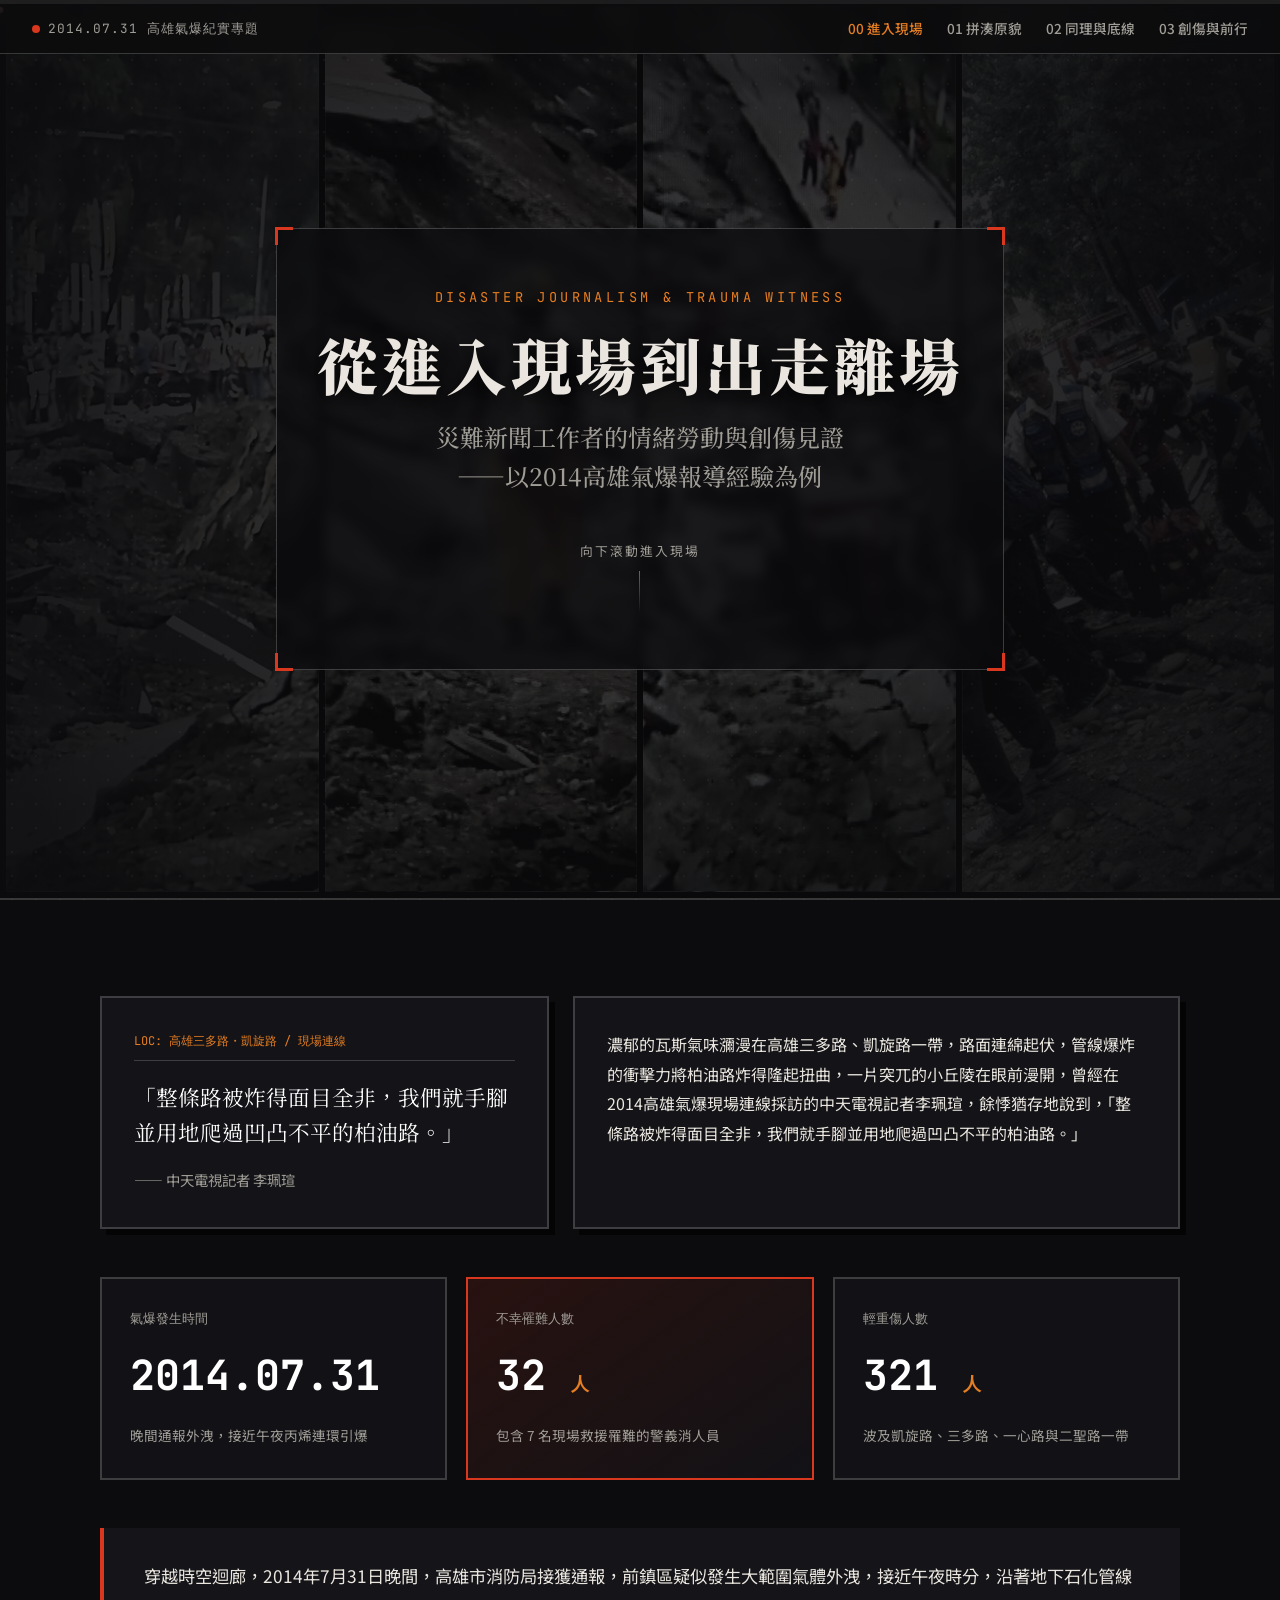
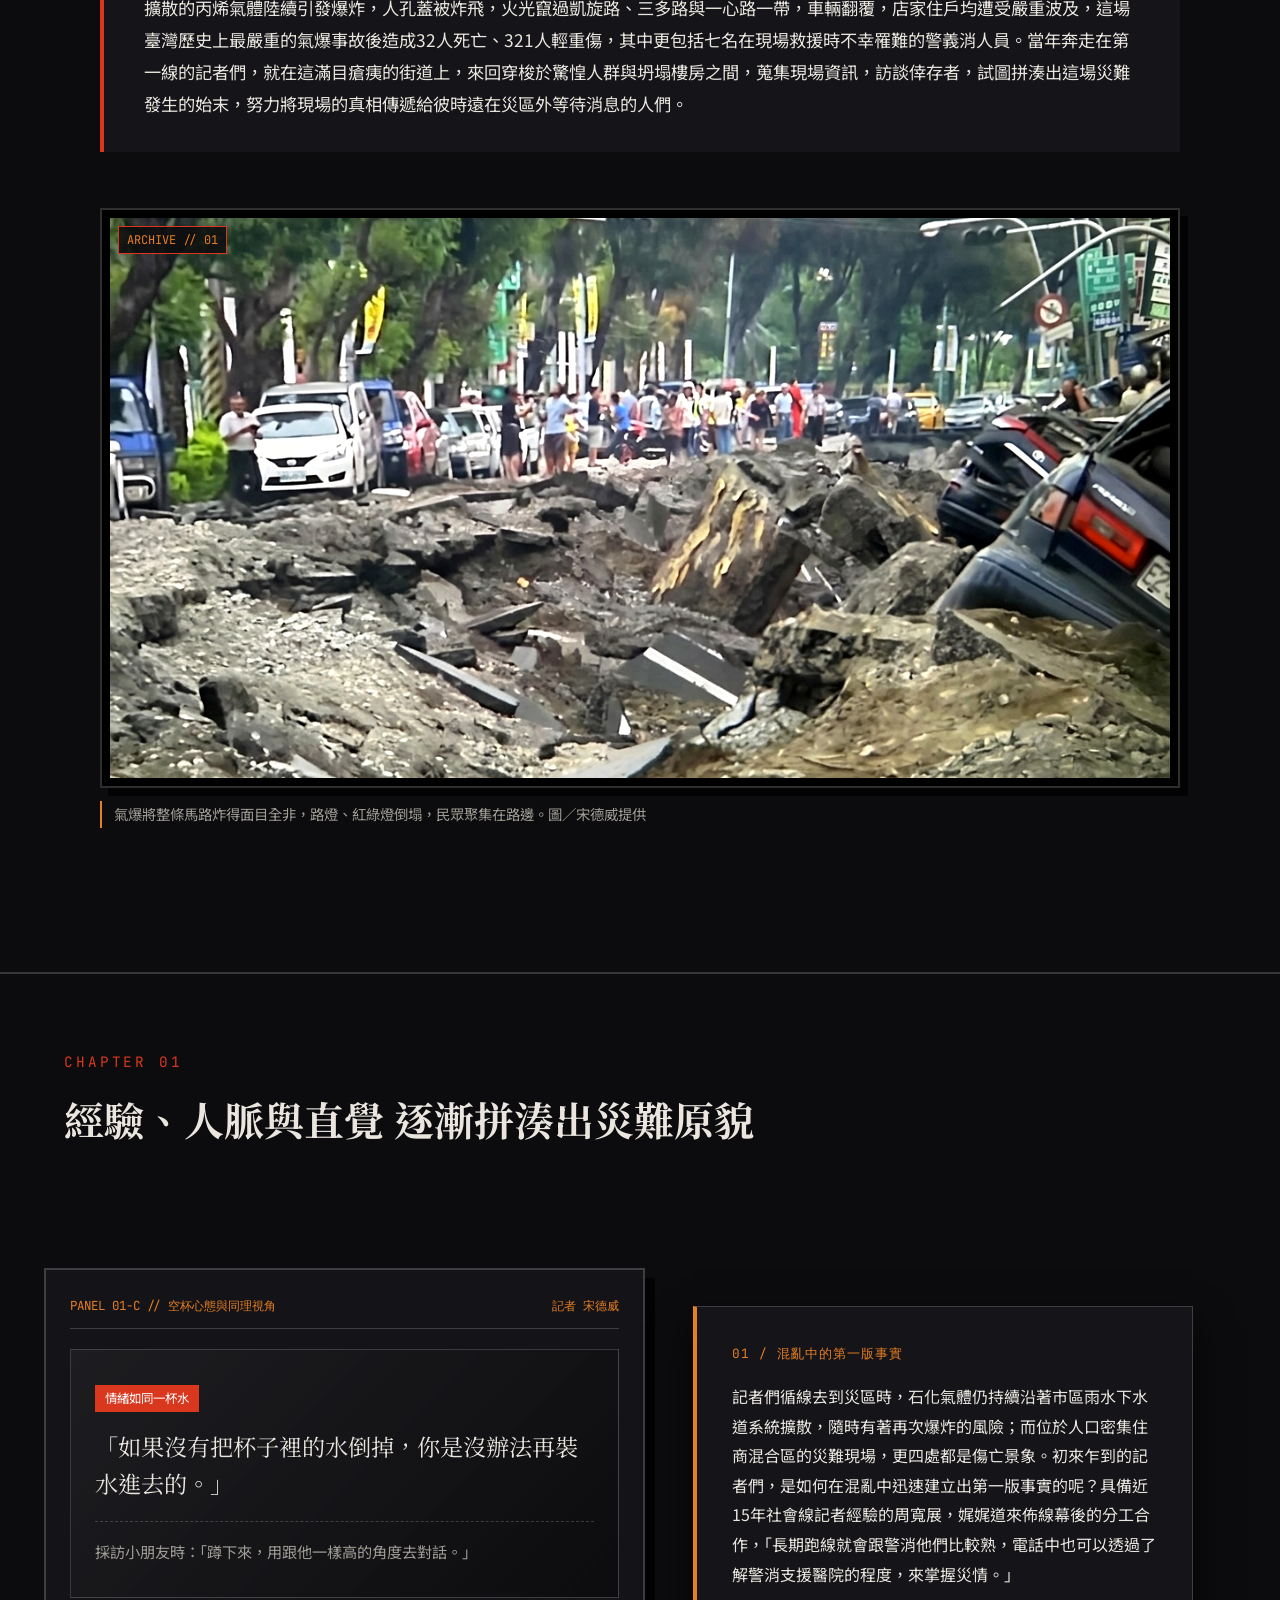
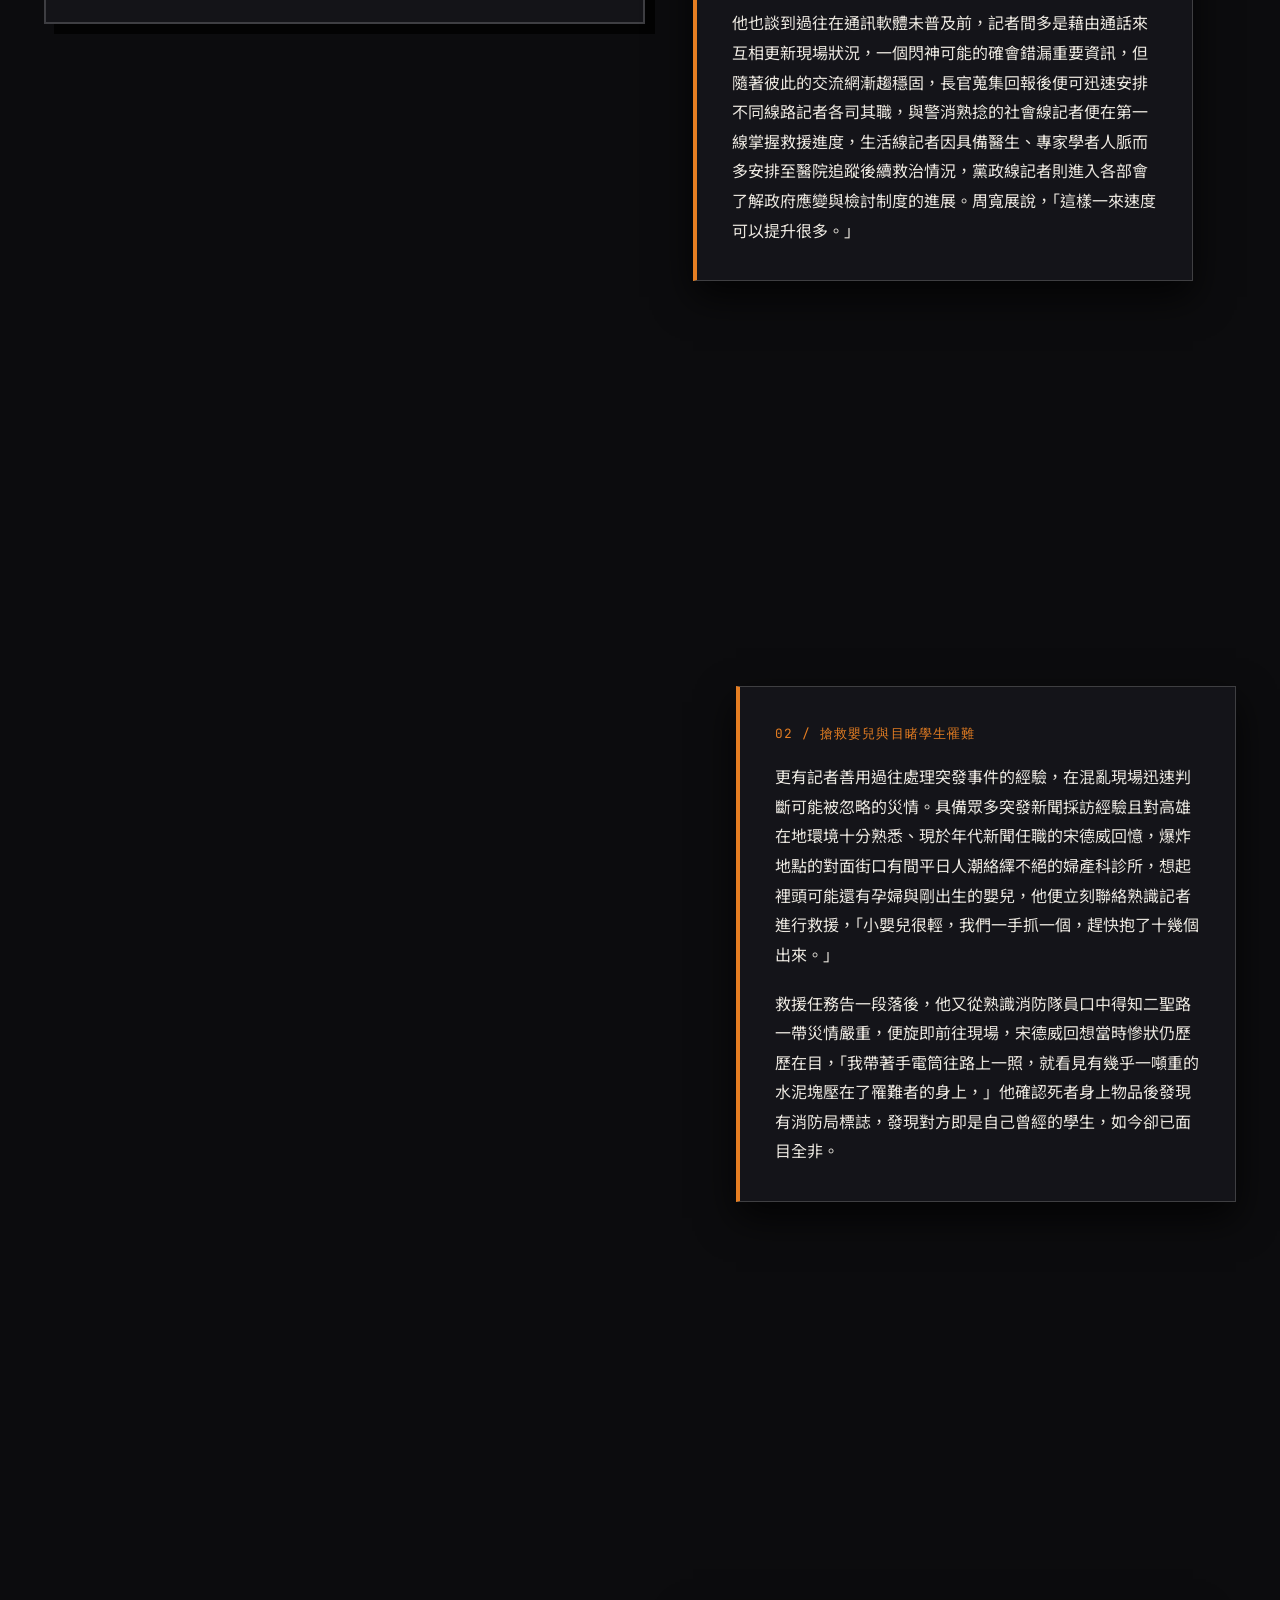
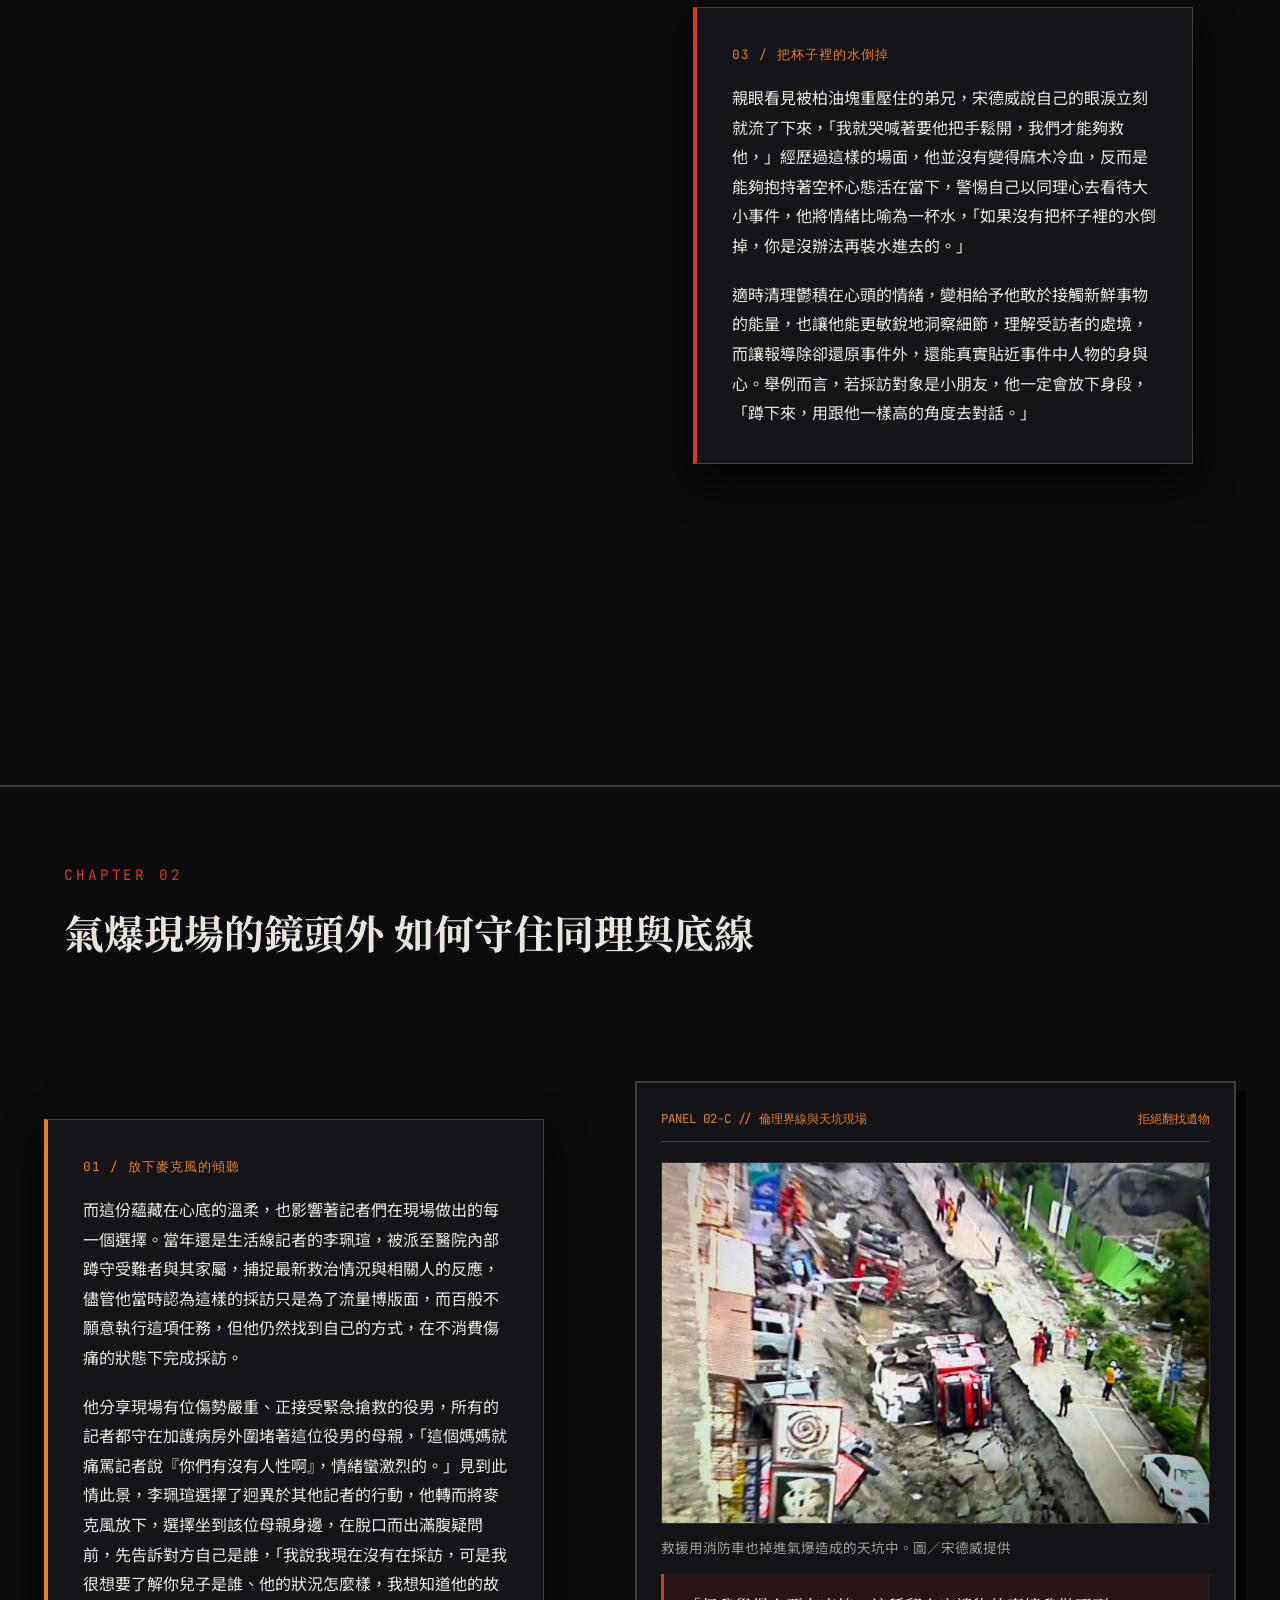
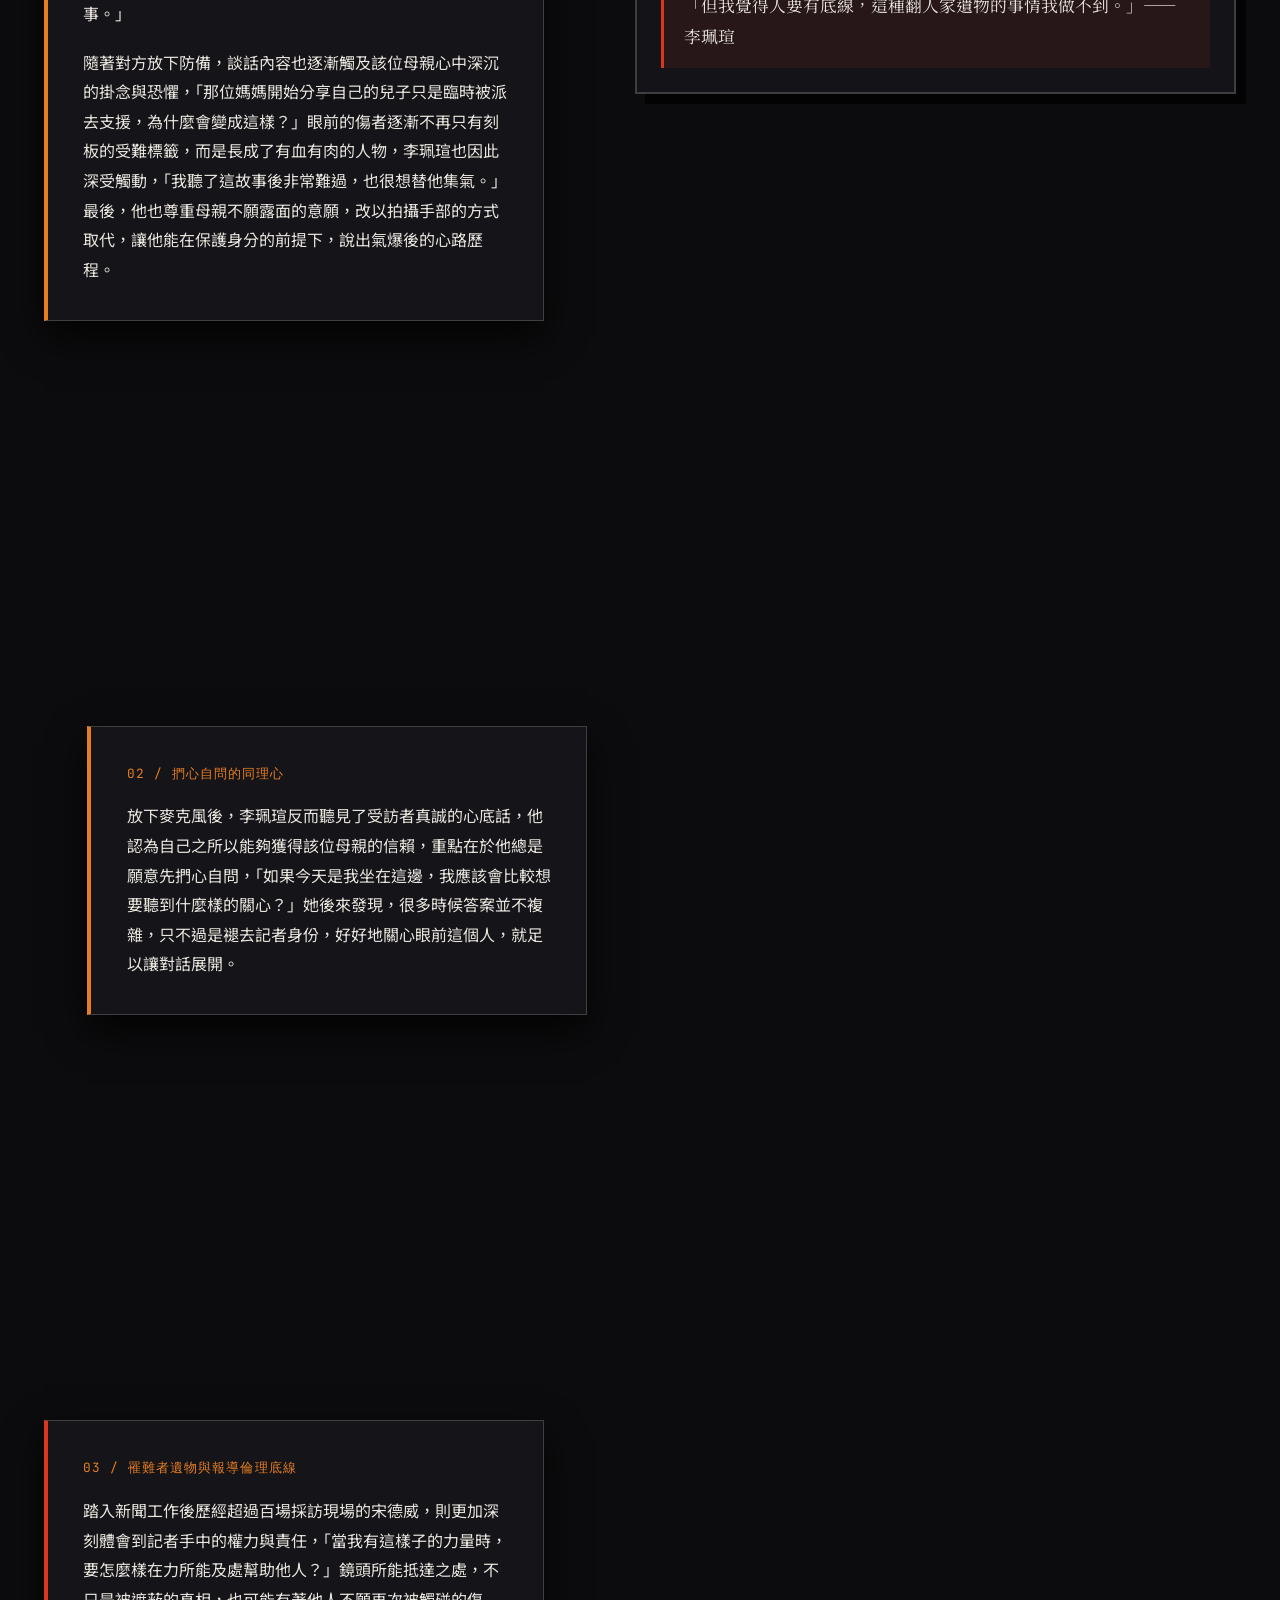
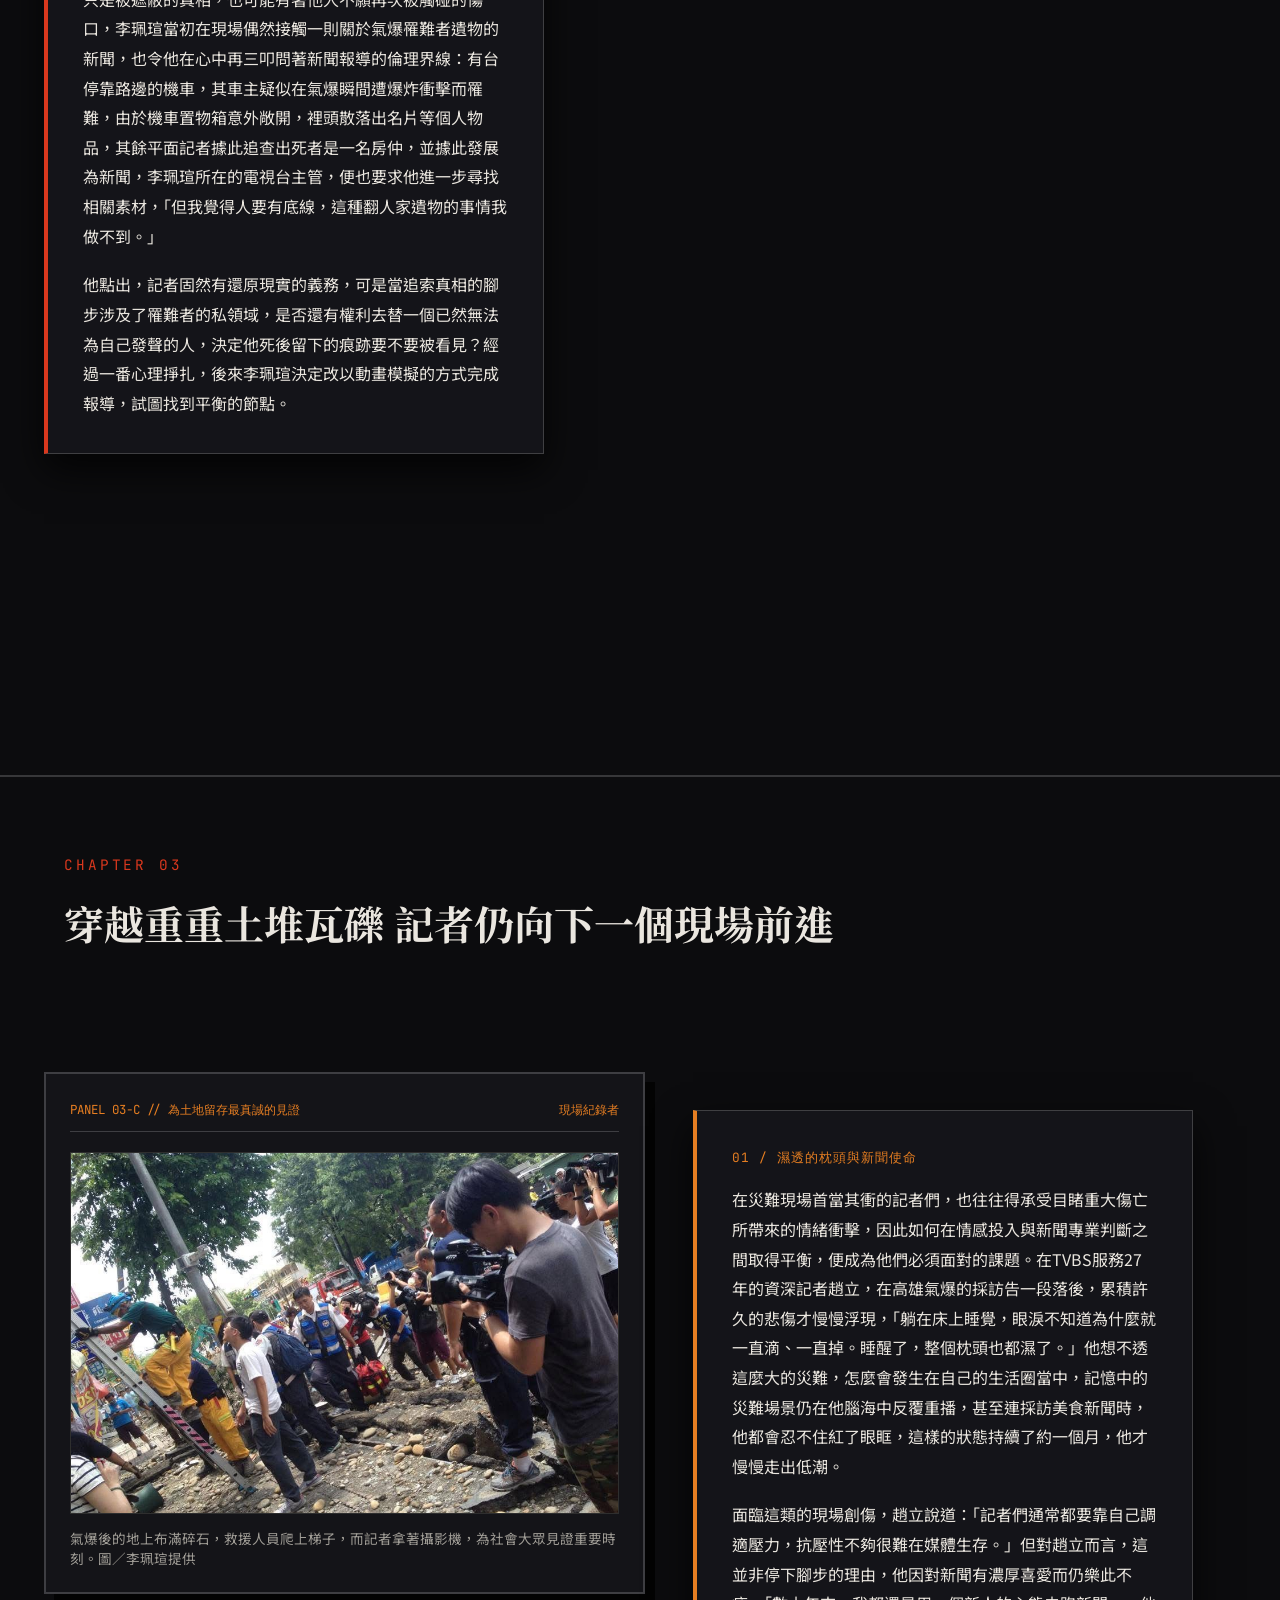
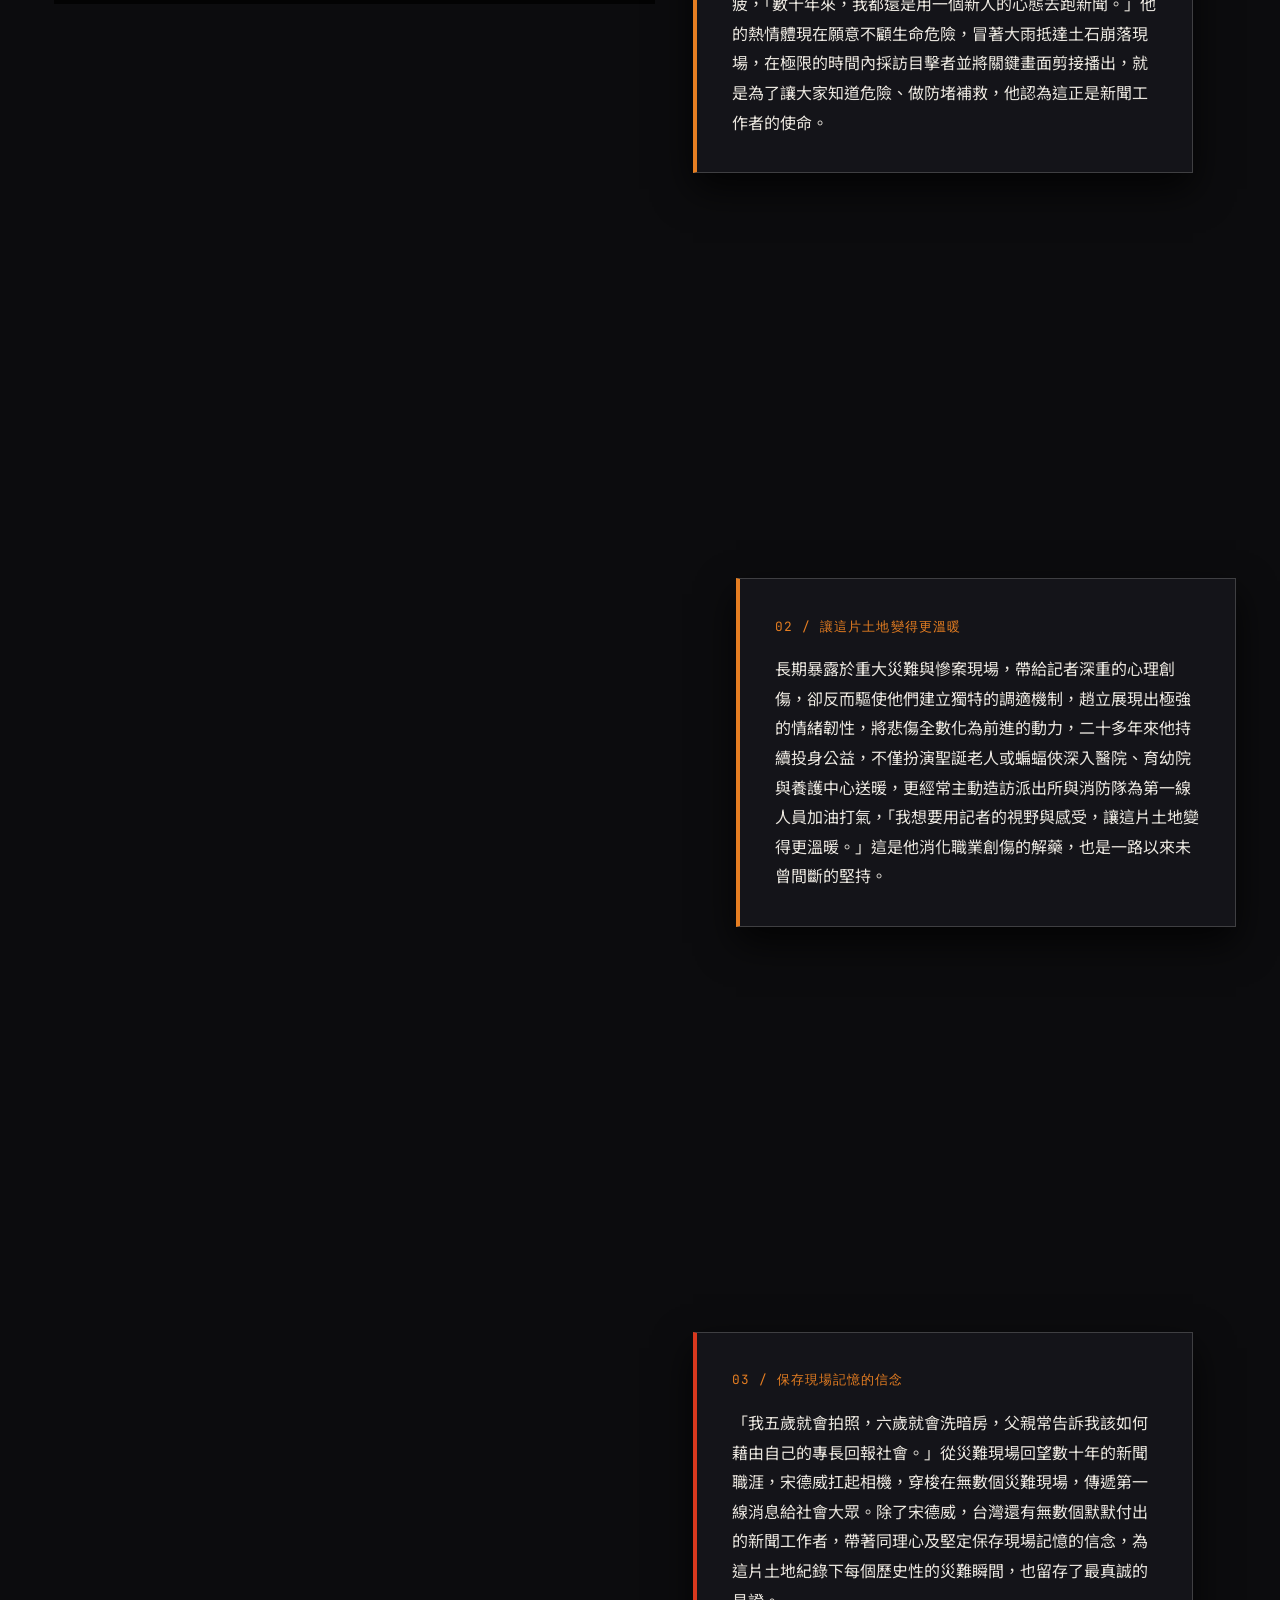
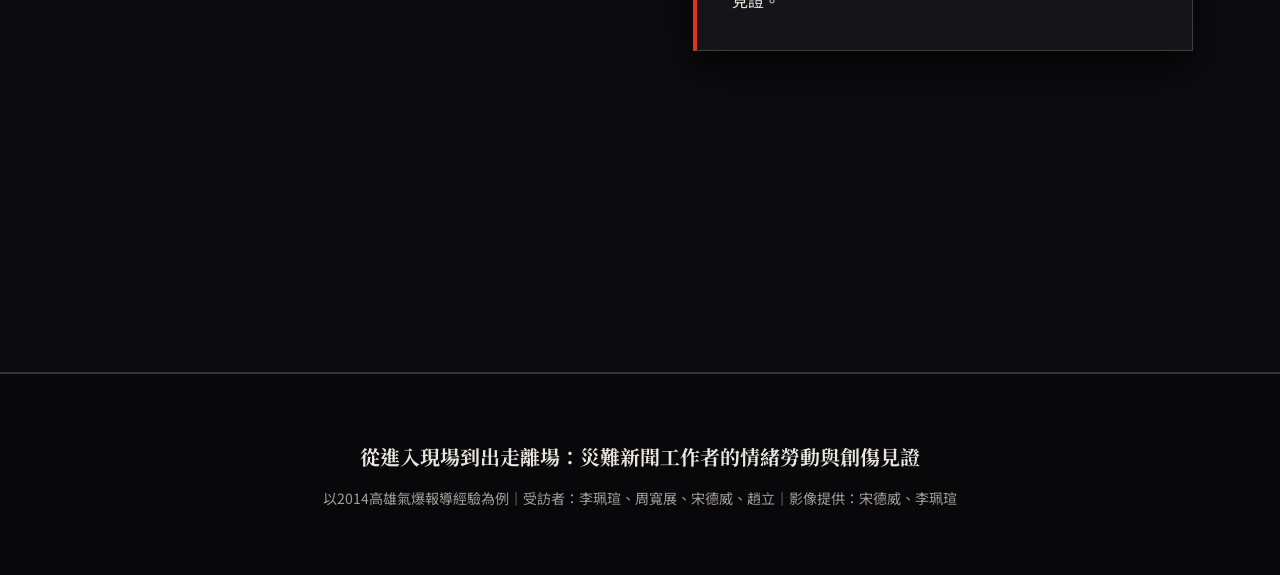
<file: index.html>
<!DOCTYPE html>
<html lang="zh-Hant">
<head>
  <meta charset="UTF-8" />
  <meta name="viewport" content="width=device-width, initial-scale=1.0" />
  <title>從進入現場到出走離場：災難新聞工作者的情緒勞動與創傷見證</title>
  <!-- 引入思源宋體與思源黑體 -->
  <link rel="preconnect" href="https://fonts.googleapis.com">
  <link rel="preconnect" href="https://fonts.gstatic.com" crossorigin>
  <link href="https://fonts.googleapis.com/css2?family=Noto+Sans+TC:wght@300;400;500;700&family=Noto+Serif+TC:wght@500;700;900&family=JetBrains+Mono:wght@400;700&display=swap" rel="stylesheet">
  <link rel="stylesheet" href="style.css" />
</head>
<body>

  <!-- 頂部閱讀進度條 -->
  <div class="progress-container">
    <div class="progress-bar" id="progressBar"></div>
  </div>

  <!-- 頂部導覽列 -->
  <header class="site-header">
    <div class="header-tag">
      <span class="rec-dot"></span> 2014.07.31 高雄氣爆紀實專題 <!-- -->
    </div>
    <nav class="chapter-nav">
      <a href="#intro" class="nav-link active">00 進入現場</a>
      <a href="#chapter1" class="nav-link">01 拼湊原貌</a>
      <a href="#chapter2" class="nav-link">02 同理與底線</a>
      <a href="#chapter3" class="nav-link">03 創傷與前行</a>
    </nav>
  </header>

  <!-- 背景動態灰燼粒子 Canvas 與寫實噪點層 -->
  <canvas id="emberCanvas"></canvas>
  <div class="noise-overlay"></div>

  <!-- 首屏英雄區：寫實分格視覺 -->
  <section class="hero-section" id="intro">
    <div class="hero-grid-panels">
      <div class="bg-panel panel-1" style="background-image: url('photo1.jpg');"></div>
      <div class="bg-panel panel-2" style="background-image: url('photo2.jpg');"></div>
      <div class="bg-panel panel-3" style="background-image: url('photo3.jpg');"></div>
      <div class="bg-panel panel-4" style="background-image: url('photo4.jpg');"></div>
    </div>
    <div class="hero-overlay"></div>

    <div class="hero-content">
      <div class="viewfinder-frame">
        <span class="corner tl"></span>
        <span class="corner tr"></span>
        <span class="corner bl"></span>
        <span class="corner br"></span>
        <p class="hero-kicker">DISASTER JOURNALISM &amp; TRAUMA WITNESS</p>
        <h1 class="hero-title">從進入現場到出走離場</h1> <!--[cite: 1] -->
        <h2 class="hero-subtitle">災難新聞工作者的情緒勞動與創傷見證<br>——以2014高雄氣爆報導經驗為例</h2> <!--[cite: 1] -->
        <div class="scroll-indicator">
          <span>向下滾動進入現場</span>
          <div class="scroll-line"></div>
        </div>
      </div>
    </div>
  </section>

  <!-- 序幕：午夜氣爆與數據分格 -->
  <section class="prologue-section">
    <div class="container">
      <!-- 寫實漫畫／紀錄片分格引言 -->
      <div class="comic-panel-row">
        <div class="comic-panel panel-quote reveal-up">
          <div class="panel-meta">LOC: 高雄三多路・凱旋路 / 現場連線</div> <!--[cite: 1] -->
          <blockquote>
            「整條路被炸得面目全非，我們就手腳並用地爬過凹凸不平的柏油路。」 <!--[cite: 1] -->
          </blockquote>
          <cite>—— 中天電視記者 李珮瑄</cite> <!--[cite: 1] -->
        </div>

        <div class="comic-panel panel-narrative reveal-up">
          <p>
            濃郁的瓦斯氣味瀰漫在高雄三多路、凱旋路一帶，路面連綿起伏，管線爆炸的衝擊力將柏油路炸得隆起扭曲，一片突兀的小丘陵在眼前漫開，曾經在2014高雄氣爆現場連線採訪的中天電視記者李珮瑄，餘悸猶存地說到，「整條路被炸得面目全非，我們就手腳並用地爬過凹凸不平的柏油路。」 <!--[cite: 1] -->
          </p>
        </div>
      </div>

      <!-- 災難傷亡數據分格 -->
      <div class="stats-grid reveal-up">
        <div class="stat-panel">
          <span class="stat-label">氣爆發生時間</span>
          <div class="stat-value">2014.07.31</div> <!--[cite: 1] -->
          <span class="stat-desc">晚間通報外洩，接近午夜丙烯連環引爆</span> <!--[cite: 1] -->
        </div>
        <div class="stat-panel alert">
          <span class="stat-label">不幸罹難人數</span>
          <div class="stat-value"><span class="counter" data-target="32">0</span> <small>人</small></div> <!--[cite: 1] -->
          <span class="stat-desc">包含 7 名現場救援罹難的警義消人員</span> <!--[cite: 1] -->
        </div>
        <div class="stat-panel">
          <span class="stat-label">輕重傷人數</span>
          <div class="stat-value"><span class="counter" data-target="321">0</span> <small>人</small></div> <!--[cite: 1] -->
          <span class="stat-desc">波及凱旋路、三多路、一心路與二聖路一帶</span> <!--[cite: 1] -->
        </div>
      </div>

      <div class="prose-box reveal-up">
        <p>
          穿越時空迴廊，2014年7月31日晚間，高雄市消防局接獲通報，前鎮區疑似發生大範圍氣體外洩，接近午夜時分，沿著地下石化管線擴散的丙烯氣體陸續引發爆炸，人孔蓋被炸飛，火光竄過凱旋路、三多路與一心路一帶，車輛翻覆，店家住戶均遭受嚴重波及，這場臺灣歷史上最嚴重的氣爆事故後造成32人死亡、321人輕重傷，其中更包括七名在現場救援時不幸罹難的警義消人員。當年奔走在第一線的記者們，就在這滿目瘡痍的街道上，來回穿梭於驚惶人群與坍塌樓房之間，蒐集現場資訊，訪談倖存者，試圖拼湊出這場災難發生的始末，努力將現場的真相傳遞給彼時遠在災區外等待消息的人們。 <!--[cite: 1] -->
        </p>
      </div>

      <!-- 第一張全幅寫實分格圖 -->
      <figure class="full-panel-figure reveal-up">
        <div class="panel-frame">
          <span class="frame-tag">ARCHIVE // 01</span>
          <img src="photo1.jpg" alt="氣爆將整條馬路炸得面目全非，路燈、紅綠燈倒塌，民眾聚集在路邊。" /> <!--[cite: 1] -->
        </div>
        <figcaption>
          氣爆將整條馬路炸得面目全非，路燈、紅綠燈倒塌，民眾聚集在路邊。圖／宋德威提供 <!--[cite: 1] -->
        </figcaption>
      </figure>
    </div>
  </section>

  <!-- 第一章：Scrollytelling 雙欄滾動區 -->
  <section class="scrolly-section" id="chapter1">
    <div class="chapter-banner">
      <span class="chapter-num">CHAPTER 01</span>
      <h2>經驗、人脈與直覺 逐漸拼湊出災難原貌</h2> <!--[cite: 1] -->
    </div>

    <div class="scrolly-container">
      <!-- 左側固定寫實分格視覺 -->
      <div class="sticky-visual">
        <div class="visual-stage" id="stage-ch1">
          <!-- 動態切換分格卡 1-A -->
          <div class="stage-card active" data-step="ch1-1">
            <div class="split-frame">
              <div class="frame-header">
                <span>PANEL 01-A // 佈線分工網</span>
                <span>記者 周寬展</span> <!--[cite: 1] -->
              </div>
              <div class="network-diagram">
                <div class="node-box">
                  <strong>社會線記者</strong>
                  <p>與警消熟稔，第一線掌握救援進度與支援程度</p> <!--[cite: 1] -->
                </div>
                <div class="node-box">
                  <strong>生活線記者</strong>
                  <p>具醫生、專家學者人脈，至醫院追蹤後續救治</p> <!--[cite: 1] -->
                </div>
                <div class="node-box">
                  <strong>黨政線記者</strong>
                  <p>進入各部會了解政府應變與檢討制度進展</p> <!--[cite: 1] -->
                </div>
              </div>
              <blockquote class="stage-quote">
                「長期跑線就會跟警消他們比較熟，電話中也可以透過了解警消支援醫院的程度，來掌握災情。」 <!--[cite: 1] -->
              </blockquote>
            </div>
          </div>

          <!-- 動態切換分格卡 1-B -->
          <div class="stage-card" data-step="ch1-2">
            <div class="split-frame">
              <div class="frame-header">
                <span>PANEL 01-B // 婦產科救援與二聖路現場</span>
                <span>記者 宋德威</span> <!--[cite: 1] -->
              </div>
              <div class="panel-image-wrap">
                <img src="photo2.jpg" alt="消防隊員與搜救犬不畏危險，穿梭在氣爆坍塌的馬路上，展開救援重建工作。" /> <!--[cite: 1] -->
              </div>
              <p class="stage-caption">
                消防隊員與搜救犬不畏危險，穿梭在氣爆坍塌的馬路上，展開救援重建工作。圖／宋德威提供 <!--[cite: 1] -->
              </p>
            </div>
          </div>

          <!-- 動態切換分格卡 1-C -->
          <div class="stage-card" data-step="ch1-3">
            <div class="split-frame">
              <div class="frame-header">
                <span>PANEL 01-C // 空杯心態與同理視角</span>
                <span>記者 宋德威</span> <!--[cite: 1] -->
              </div>
              <div class="quote-highlight-panel">
                <p class="metaphor-tag">情緒如同一杯水</p> <!--[cite: 1] -->
                <blockquote>
                  「如果沒有把杯子裡的水倒掉，你是沒辦法再裝水進去的。」 <!--[cite: 1] -->
                </blockquote>
                <div class="sub-quote">
                  採訪小朋友時：「蹲下來，用跟他一樣高的角度去對話。」 <!--[cite: 1] -->
                </div>
              </div>
            </div>
          </div>
        </div>
      </div>

      <!-- 右側滾動文字卡片 -->
      <div class="scrolly-steps">
        <article class="step-card" data-target="ch1-1">
          <div class="step-badge">01 / 混亂中的第一版事實</div>
          <p>
            記者們循線去到災區時，石化氣體仍持續沿著市區雨水下水道系統擴散，隨時有著再次爆炸的風險；而位於人口密集住商混合區的災難現場，更四處都是傷亡景象。初來乍到的記者們，是如何在混亂中迅速建立出第一版事實的呢？具備近15年社會線記者經驗的周寬展，娓娓道來佈線幕後的分工合作，「長期跑線就會跟警消他們比較熟，電話中也可以透過了解警消支援醫院的程度，來掌握災情。」 <!--[cite: 1] -->
          </p>
          <p>
            他也談到過往在通訊軟體未普及前，記者間多是藉由通話來互相更新現場狀況，一個閃神可能的確會錯漏重要資訊，但隨著彼此的交流網漸趨穩固，長官蒐集回報後便可迅速安排不同線路記者各司其職，與警消熟捻的社會線記者便在第一線掌握救援進度，生活線記者因具備醫生、專家學者人脈而多安排至醫院追蹤後續救治情況，黨政線記者則進入各部會了解政府應變與檢討制度的進展。周寬展說，「這樣一來速度可以提升很多。」 <!--[cite: 1] -->
          </p>
        </article>

        <article class="step-card" data-target="ch1-2">
          <div class="step-badge">02 / 搶救嬰兒與目睹學生罹難</div>
          <p>
            更有記者善用過往處理突發事件的經驗，在混亂現場迅速判斷可能被忽略的災情。具備眾多突發新聞採訪經驗且對高雄在地環境十分熟悉、現於年代新聞任職的宋德威回憶，爆炸地點的對面街口有間平日人潮絡繹不絕的婦產科診所，想起裡頭可能還有孕婦與剛出生的嬰兒，他便立刻聯絡熟識記者進行救援，「小嬰兒很輕，我們一手抓一個，趕快抱了十幾個出來。」 <!--[cite: 1] -->
          </p>
          <p>
            救援任務告一段落後，他又從熟識消防隊員口中得知二聖路一帶災情嚴重，便旋即前往現場，宋德威回想當時慘狀仍歷歷在目，「我帶著手電筒往路上一照，就看見有幾乎一噸重的水泥塊壓在了罹難者的身上，」他確認死者身上物品後發現有消防局標誌，發現對方即是自己曾經的學生，如今卻已面目全非。 <!--[cite: 1] -->
          </p>
        </article>

        <article class="step-card" data-target="ch1-3">
          <div class="step-badge">03 / 把杯子裡的水倒掉</div>
          <p>
            親眼看見被柏油塊重壓住的弟兄，宋德威說自己的眼淚立刻就流了下來，「我就哭喊著要他把手鬆開，我們才能夠救他，」經歷過這樣的場面，他並沒有變得麻木冷血，反而是能夠抱持著空杯心態活在當下，警惕自己以同理心去看待大小事件，他將情緒比喻為一杯水，「如果沒有把杯子裡的水倒掉，你是沒辦法再裝水進去的。」 <!--[cite: 1] -->
          </p>
          <p>
            適時清理鬱積在心頭的情緒，變相給予他敢於接觸新鮮事物的能量，也讓他能更敏銳地洞察細節，理解受訪者的處境，而讓報導除卻還原事件外，還能真實貼近事件中人物的身與心。舉例而言，若採訪對象是小朋友，他一定會放下身段，「蹲下來，用跟他一樣高的角度去對話。」 <!--[cite: 1] -->
          </p>
        </article>
      </div>
    </div>
  </section>

  <!-- 第二章：氣爆現場的鏡頭外 如何守住同理與底線 -->
  <section class="scrolly-section" id="chapter2">
    <div class="chapter-banner">
      <span class="chapter-num">CHAPTER 02</span>
      <h2>氣爆現場的鏡頭外 如何守住同理與底線</h2> <!--[cite: 1] -->
    </div>

    <div class="scrolly-container reverse-layout">
      <!-- 左側固定寫實分格視覺 -->
      <div class="sticky-visual">
        <div class="visual-stage" id="stage-ch2">
          <!-- 分格 2-A -->
          <div class="stage-card active" data-step="ch2-1">
            <div class="split-frame">
              <div class="frame-header">
                <span>PANEL 02-A // 加護病房外的抉擇</span>
                <span>記者 李珮瑄</span> <!--[cite: 1] -->
              </div>
              <div class="storyboard-grid">
                <div class="mini-panel">
                  <span class="mini-tag">衝突現場</span>
                  <p>役男母親痛罵圍堵記者：「你們有沒有人性啊」</p> <!--[cite: 1] -->
                </div>
                <div class="mini-panel highlight">
                  <span class="mini-tag">放下麥克風</span>
                  <p>「我說我現在沒有在採訪，可是我很想要了解你兒子是誰、他的狀況怎麼樣，我想知道他的故事。」</p> <!--[cite: 1] -->
                </div>
                <div class="mini-panel">
                  <span class="mini-tag">保護受訪者</span>
                  <p>尊重母親不願露面的意願，改以拍攝手部的方式取代。</p> <!--[cite: 1] -->
                </div>
              </div>
            </div>
          </div>

          <!-- 分格 2-B -->
          <div class="stage-card" data-step="ch2-2">
            <div class="split-frame">
              <div class="frame-header">
                <span>PANEL 02-B // 褪去記者身分後的對話</span>
                <span>換位思考</span>
              </div>
              <div class="quote-highlight-panel">
                <blockquote>
                  「如果今天是我坐在這邊，我應該會比較想要聽到什麼樣的關心？」 <!--[cite: 1] -->
                </blockquote>
                <p class="panel-note">
                  褪去記者身份，好好地關心眼前這個人，就足以讓對話展開。 <!--[cite: 1] -->
                </p>
              </div>
            </div>
          </div>

          <!-- 分格 2-C -->
          <div class="stage-card" data-step="ch2-3">
            <div class="split-frame">
              <div class="frame-header">
                <span>PANEL 02-C // 倫理界線與天坑現場</span>
                <span>拒絕翻找遺物</span> <!--[cite: 1] -->
              </div>
              <div class="panel-image-wrap">
                <img src="photo3.jpg" alt="救援用消防車也掉進氣爆造成的天坑中。" /> <!--[cite: 1] -->
              </div>
              <p class="stage-caption">
                救援用消防車也掉進氣爆造成的天坑中。圖／宋德威提供 <!--[cite: 1] -->
              </p>
              <blockquote class="stage-quote compact">
                「但我覺得人要有底線，這種翻人家遺物的事情我做不到。」—— 李珮瑄 <!--[cite: 1] -->
              </blockquote>
            </div>
          </div>
        </div>
      </div>

      <!-- 右側滾動文字卡片 -->
      <div class="scrolly-steps">
        <article class="step-card" data-target="ch2-1">
          <div class="step-badge">01 / 放下麥克風的傾聽</div>
          <p>
            而這份蘊藏在心底的溫柔，也影響著記者們在現場做出的每一個選擇。當年還是生活線記者的李珮瑄，被派至醫院內部蹲守受難者與其家屬，捕捉最新救治情況與相關人的反應，儘管他當時認為這樣的採訪只是為了流量博版面，而百般不願意執行這項任務，但他仍然找到自己的方式，在不消費傷痛的狀態下完成採訪。 <!--[cite: 1] -->
          </p>
          <p>
            他分享現場有位傷勢嚴重、正接受緊急搶救的役男，所有的記者都守在加護病房外圍堵著這位役男的母親，「這個媽媽就痛罵記者說『你們有沒有人性啊』，情緒蠻激烈的。」見到此情此景，李珮瑄選擇了迥異於其他記者的行動，他轉而將麥克風放下，選擇坐到該位母親身邊，在脫口而出滿腹疑問前，先告訴對方自己是誰，「我說我現在沒有在採訪，可是我很想要了解你兒子是誰、他的狀況怎麼樣，我想知道他的故事。」 <!--[cite: 1] -->
          </p>
          <p>
            隨著對方放下防備，談話內容也逐漸觸及該位母親心中深沉的掛念與恐懼，「那位媽媽開始分享自己的兒子只是臨時被派去支援，為什麼會變成這樣？」眼前的傷者逐漸不再只有刻板的受難標籤，而是長成了有血有肉的人物，李珮瑄也因此深受觸動，「我聽了這故事後非常難過，也很想替他集氣。」最後，他也尊重母親不願露面的意願，改以拍攝手部的方式取代，讓他能在保護身分的前提下，說出氣爆後的心路歷程。 <!--[cite: 1] -->
          </p>
        </article>

        <article class="step-card" data-target="ch2-2">
          <div class="step-badge">02 / 捫心自問的同理心</div>
          <p>
            放下麥克風後，李珮瑄反而聽見了受訪者真誠的心底話，他認為自己之所以能夠獲得該位母親的信賴，重點在於他總是願意先捫心自問，「如果今天是我坐在這邊，我應該會比較想要聽到什麼樣的關心？」她後來發現，很多時候答案並不複雜，只不過是褪去記者身份，好好地關心眼前這個人，就足以讓對話展開。 <!--[cite: 1] -->
          </p>
        </article>

        <article class="step-card" data-target="ch2-3">
          <div class="step-badge">03 / 罹難者遺物與報導倫理底線</div>
          <p>
            踏入新聞工作後歷經超過百場採訪現場的宋德威，則更加深刻體會到記者手中的權力與責任，「當我有這樣子的力量時，要怎麼樣在力所能及處幫助他人？」鏡頭所能抵達之處，不只是被遮蔽的真相，也可能有著他人不願再次被觸碰的傷口，李珮瑄當初在現場偶然接觸一則關於氣爆罹難者遺物的新聞，也令他在心中再三叩問著新聞報導的倫理界線：有台停靠路邊的機車，其車主疑似在氣爆瞬間遭爆炸衝擊而罹難，由於機車置物箱意外敞開，裡頭散落出名片等個人物品，其餘平面記者據此追查出死者是一名房仲，並據此發展為新聞，李珮瑄所在的電視台主管，便也要求他進一步尋找相關素材，「但我覺得人要有底線，這種翻人家遺物的事情我做不到。」 <!--[cite: 1] -->
          </p>
          <p>
            他點出，記者固然有還原現實的義務，可是當追索真相的腳步涉及了罹難者的私領域，是否還有權利去替一個已然無法為自己發聲的人，決定他死後留下的痕跡要不要被看見？經過一番心理掙扎，後來李珮瑄決定改以動畫模擬的方式完成報導，試圖找到平衡的節點。 <!--[cite: 1] -->
          </p>
        </article>
      </div>
    </div>
  </section>

  <!-- 第三章：穿越重重土堆瓦礫 記者仍向下一個現場前進 -->
  <section class="scrolly-section" id="chapter3">
    <div class="chapter-banner">
      <span class="chapter-num">CHAPTER 03</span>
      <h2>穿越重重土堆瓦礫 記者仍向下一個現場前進</h2> <!--[cite: 1] -->
    </div>

    <div class="scrolly-container">
      <!-- 左側固定寫實分格視覺 -->
      <div class="sticky-visual">
        <div class="visual-stage" id="stage-ch3">
          <!-- 分格 3-A -->
          <div class="stage-card active" data-step="ch3-1">
            <div class="split-frame">
              <div class="frame-header">
                <span>PANEL 03-A // 離場後的創傷後遺症</span>
                <span>資深記者 趙立（TVBS 服務 27 年）</span> <!--[cite: 1] -->
              </div>
              <div class="quote-highlight-panel">
                <blockquote>
                  「躺在床上睡覺，眼淚不知道為什麼就一直滴、一直掉。睡醒了，整個枕頭也都濕了。」 <!--[cite: 1] -->
                </blockquote>
                <div class="sub-quote">
                  「數十年來，我都還是用一個新人的心態去跑新聞。」 <!--[cite: 1] -->
                </div>
              </div>
            </div>
          </div>

          <!-- 分格 3-B -->
          <div class="stage-card" data-step="ch3-2">
            <div class="split-frame">
              <div class="frame-header">
                <span>PANEL 03-B // 消化職業創傷的解藥</span>
                <span>將悲傷化為公益動力</span> <!--[cite: 1] -->
              </div>
              <div class="quote-highlight-panel">
                <p class="metaphor-tag">扮演聖誕老人與蝙蝠俠送暖</p> <!--[cite: 1] -->
                <blockquote>
                  「我想要用記者的視野與感受，讓這片土地變得更溫暖。」 <!--[cite: 1] -->
                </blockquote>
                <p class="panel-note">
                  深入醫院、育幼院與養護中心，主動造訪派出所與消防隊為第一線人員加油打氣。 <!--[cite: 1] -->
                </p>
              </div>
            </div>
          </div>

          <!-- 分格 3-C -->
          <div class="stage-card" data-step="ch3-3">
            <div class="split-frame">
              <div class="frame-header">
                <span>PANEL 03-C // 為土地留存最真誠的見證</span>
                <span>現場紀錄者</span> <!--[cite: 1] -->
              </div>
              <div class="panel-image-wrap">
                <img src="photo4.jpg" alt="氣爆後的地上布滿碎石，救援人員爬上梯子，而記者拿著攝影機，為社會大眾見證重要時刻。" /> <!--[cite: 1] -->
              </div>
              <p class="stage-caption">
                氣爆後的地上布滿碎石，救援人員爬上梯子，而記者拿著攝影機，為社會大眾見證重要時刻。圖／李珮瑄提供 <!--[cite: 1] -->
              </p>
            </div>
          </div>
        </div>
      </div>

      <!-- 右側滾動文字卡片 -->
      <div class="scrolly-steps">
        <article class="step-card" data-target="ch3-1">
          <div class="step-badge">01 / 濕透的枕頭與新聞使命</div>
          <p>
            在災難現場首當其衝的記者們，也往往得承受目睹重大傷亡所帶來的情緒衝擊，因此如何在情感投入與新聞專業判斷之間取得平衡，便成為他們必須面對的課題。在TVBS服務27年的資深記者趙立，在高雄氣爆的採訪告一段落後，累積許久的悲傷才慢慢浮現，「躺在床上睡覺，眼淚不知道為什麼就一直滴、一直掉。睡醒了，整個枕頭也都濕了。」他想不透這麼大的災難，怎麼會發生在自己的生活圈當中，記憶中的災難場景仍在他腦海中反覆重播，甚至連採訪美食新聞時，他都會忍不住紅了眼眶，這樣的狀態持續了約一個月，他才慢慢走出低潮。 <!--[cite: 1] -->
          </p>
          <p>
            面臨這類的現場創傷，趙立說道：「記者們通常都要靠自己調適壓力，抗壓性不夠很難在媒體生存。」但對趙立而言，這並非停下腳步的理由，他因對新聞有濃厚喜愛而仍樂此不疲，「數十年來，我都還是用一個新人的心態去跑新聞。」他的熱情體現在願意不顧生命危險，冒著大雨抵達土石崩落現場，在極限的時間內採訪目擊者並將關鍵畫面剪接播出，就是為了讓大家知道危險、做防堵補救，他認為這正是新聞工作者的使命。 <!--[cite: 1] -->
          </p>
        </article>

        <article class="step-card" data-target="ch3-2">
          <div class="step-badge">02 / 讓這片土地變得更溫暖</div>
          <p>
            長期暴露於重大災難與慘案現場，帶給記者深重的心理創傷，卻反而驅使他們建立獨特的調適機制，趙立展現出極強的情緒韌性，將悲傷全數化為前進的動力，二十多年來他持續投身公益，不僅扮演聖誕老人或蝙蝠俠深入醫院、育幼院與養護中心送暖，更經常主動造訪派出所與消防隊為第一線人員加油打氣，「我想要用記者的視野與感受，讓這片土地變得更溫暖。」這是他消化職業創傷的解藥，也是一路以來未曾間斷的堅持。 <!--[cite: 1] -->
          </p>
        </article>

        <article class="step-card" data-target="ch3-3">
          <div class="step-badge">03 / 保存現場記憶的信念</div>
          <p>
            「我五歲就會拍照，六歲就會洗暗房，父親常告訴我該如何藉由自己的專長回報社會。」從災難現場回望數十年的新聞職涯，宋德威扛起相機，穿梭在無數個災難現場，傳遞第一線消息給社會大眾。除了宋德威，台灣還有無數個默默付出的新聞工作者，帶著同理心及堅定保存現場記憶的信念，為這片土地紀錄下每個歷史性的災難瞬間，也留存了最真誠的見證。 <!--[cite: 1] -->
          </p>
        </article>
      </div>
    </div>
  </section>

  <!-- 頁尾 -->
  <footer class="site-footer">
    <div class="container">
      <div class="footer-panel">
        <h3>從進入現場到出走離場：災難新聞工作者的情緒勞動與創傷見證</h3> <!--[cite: 1] -->
        <p>以2014高雄氣爆報導經驗為例｜受訪者：李珮瑄、周寬展、宋德威、趙立｜影像提供：宋德威、李珮瑄</p> <!--[cite: 1] -->
      </div>
    </div>
  </footer>

  <script src="script.js"></script>
</body>
</html>
</file>
<file: style.css>
:root {
  --bg-asphalt: #0c0c0e;
  --bg-panel: #141418;
  --bg-card: rgba(22, 22, 27, 0.92);
  --text-primary: #eae6df;
  --text-secondary: #a09d96;
  --accent-flame: #d9381e;
  --accent-amber: #e67e22;
  --border-grid: rgba(255, 255, 255, 0.18);
  --font-serif: 'Noto Serif TC', serif;
  --font-sans: 'Noto Sans TC', sans-serif;
  --font-mono: 'JetBrains Mono', monospace;
}

* {
  box-sizing: border-box;
  margin: 0;
  padding: 0;
}

html {
  scroll-behavior: smooth;
  background-color: var(--bg-asphalt);
  color: var(--text-primary);
  font-family: var(--font-sans);
  line-height: 1.85;
}

body {
  overflow-x: hidden;
  position: relative;
}

/* 頂部進度條 */
.progress-container {
  position: fixed;
  top: 0;
  left: 0;
  width: 100%;
  height: 4px;
  background: rgba(255, 255, 255, 0.08);
  z-index: 1000;
}

.progress-bar {
  height: 100%;
  width: 0%;
  background: linear-gradient(90deg, var(--accent-flame), var(--accent-amber));
  box-shadow: 0 0 10px var(--accent-flame);
}

/* 導覽列 */
.site-header {
  position: fixed;
  top: 4px;
  left: 0;
  width: 100%;
  padding: 0.75rem 2rem;
  display: flex;
  justify-content: space-between;
  align-items: center;
  background: rgba(12, 12, 14, 0.85);
  backdrop-filter: blur(8px);
  border-bottom: 1px solid var(--border-grid);
  z-index: 900;
}

.header-tag {
  font-family: var(--font-mono);
  font-size: 0.8rem;
  letter-spacing: 0.08em;
  color: var(--text-secondary);
  display: flex;
  align-items: center;
  gap: 8px;
}

.rec-dot {
  width: 8px;
  height: 8px;
  background-color: var(--accent-flame);
  border-radius: 50%;
  animation: pulse 1.6s infinite;
}

@keyframes pulse {
  0%, 100% { opacity: 1; transform: scale(1); }
  50% { opacity: 0.35; transform: scale(0.85); }
}

.chapter-nav {
  display: flex;
  gap: 1.5rem;
}

.nav-link {
  color: var(--text-secondary);
  text-decoration: none;
  font-size: 0.85rem;
  font-weight: 500;
  transition: color 0.25s;
}

.nav-link:hover,
.nav-link.active {
  color: var(--accent-amber);
}

/* 背景 Canvas 與寫實顆粒層 */
#emberCanvas {
  position: fixed;
  top: 0;
  left: 0;
  width: 100vw;
  height: 100vh;
  pointer-events: none;
  z-index: 1;
}

.noise-overlay {
  position: fixed;
  inset: 0;
  pointer-events: none;
  z-index: 2;
  opacity: 0.04;
  background-image: radial-gradient(#ffffff 1px, transparent 0);
  background-size: 24px 24px;
}

/* 首屏四分格英雄區 */
.hero-section {
  position: relative;
  height: 100vh;
  display: flex;
  align-items: center;
  justify-content: center;
  overflow: hidden;
  border-bottom: 2px solid var(--border-grid);
}

.hero-grid-panels {
  position: absolute;
  inset: 0;
  display: grid;
  grid-template-columns: repeat(4, 1fr);
  gap: 6px;
  background-color: #000;
  padding: 6px;
}

.bg-panel {
  background-size: cover;
  background-position: center;
  filter: grayscale(70%) contrast(125%) brightness(0.45);
  border: 1px solid rgba(255, 255, 255, 0.15);
  transition: filter 0.6s ease, transform 0.6s ease;
}

.hero-section:hover .bg-panel:hover {
  filter: grayscale(15%) contrast(115%) brightness(0.65);
}

.hero-overlay {
  position: absolute;
  inset: 0;
  background: radial-gradient(circle at center, rgba(12, 12, 14, 0.45) 0%, rgba(12, 12, 14, 0.92) 90%);
  pointer-events: none;
}

.hero-content {
  position: relative;
  z-index: 10;
  max-width: 920px;
  padding: 2rem;
  text-align: center;
}

/* 寫實攝影觀景窗外框 */
.viewfinder-frame {
  position: relative;
  padding: 3.5rem 2.5rem;
  background: rgba(12, 12, 14, 0.72);
  border: 1px solid rgba(255, 255, 255, 0.2);
  backdrop-filter: blur(6px);
}

.corner {
  position: absolute;
  width: 18px;
  height: 18px;
  border-color: var(--accent-flame);
  border-style: solid;
}

.corner.tl { top: -2px; left: -2px; border-width: 3px 0 0 3px; }
.corner.tr { top: -2px; right: -2px; border-width: 3px 3px 0 0; }
.corner.bl { bottom: -2px; left: -2px; border-width: 0 0 3px 3px; }
.corner.br { bottom: -2px; right: -2px; border-width: 0 3px 3px 0; }

.hero-kicker {
  font-family: var(--font-mono);
  font-size: 0.85rem;
  letter-spacing: 0.25em;
  color: var(--accent-amber);
  margin-bottom: 1rem;
}

.hero-title {
  font-family: var(--font-serif);
  font-size: clamp(2.2rem, 5vw, 3.8rem);
  font-weight: 900;
  letter-spacing: 0.06em;
  line-height: 1.25;
  margin-bottom: 1rem;
  text-shadow: 0 4px 20px rgba(0, 0, 0, 0.9);
}

.hero-subtitle {
  font-family: var(--font-serif);
  font-size: clamp(1.1rem, 2.2vw, 1.5rem);
  font-weight: 500;
  color: var(--text-secondary);
  line-height: 1.6;
  margin-bottom: 2.5rem;
}

.scroll-indicator {
  display: inline-flex;
  flex-direction: column;
  align-items: center;
  gap: 8px;
  font-size: 0.8rem;
  letter-spacing: 0.15em;
  color: var(--text-secondary);
}

.scroll-line {
  width: 1px;
  height: 42px;
  background: linear-gradient(to bottom, var(--accent-flame), transparent);
}

/* 序幕與寫實分格區塊 */
.prologue-section {
  position: relative;
  z-index: 5;
  padding: 6rem 1.5rem;
}

.container {
  max-width: 1080px;
  margin: 0 auto;
}

.comic-panel-row {
  display: grid;
  grid-template-columns: 1fr 1.35fr;
  gap: 1.5rem;
  margin-bottom: 3rem;
}

.comic-panel {
  background: var(--bg-panel);
  border: 2px solid var(--border-grid);
  padding: 2rem;
  position: relative;
  box-shadow: 6px 6px 0px rgba(0, 0, 0, 0.65);
}

.panel-meta {
  font-family: var(--font-mono);
  font-size: 0.75rem;
  color: var(--accent-amber);
  border-bottom: 1px solid var(--border-grid);
  padding-bottom: 0.5rem;
  margin-bottom: 1.2rem;
}

.panel-quote blockquote {
  font-family: var(--font-serif);
  font-size: 1.35rem;
  line-height: 1.6;
  color: #fff;
  margin-bottom: 1rem;
}

.panel-quote cite {
  font-size: 0.9rem;
  color: var(--text-secondary);
  font-style: normal;
}

/* 災難統計分格 */
.stats-grid {
  display: grid;
  grid-template-columns: repeat(3, 1fr);
  gap: 1.2rem;
  margin-bottom: 3rem;
}

.stat-panel {
  background: #121216;
  border: 2px solid var(--border-grid);
  padding: 1.75rem;
  text-align: left;
}

.stat-panel.alert {
  border-color: var(--accent-flame);
  background: linear-gradient(145deg, rgba(217, 56, 30, 0.14), #121216);
}

.stat-label {
  font-family: var(--font-mono);
  font-size: 0.8rem;
  color: var(--text-secondary);
  display: block;
}

.stat-value {
  font-family: var(--font-mono);
  font-size: 2.6rem;
  font-weight: 700;
  color: #fff;
  margin: 0.4rem 0;
}

.stat-value small {
  font-size: 1.1rem;
  color: var(--accent-amber);
}

.stat-desc {
  font-size: 0.85rem;
  color: var(--text-secondary);
}

.prose-box {
  background: var(--bg-card);
  border-left: 4px solid var(--accent-flame);
  padding: 2rem 2.5rem;
  margin-bottom: 3.5rem;
  font-size: 1.08rem;
}

/* 全幅寫實影像分格 */
.full-panel-figure {
  margin: 3rem 0;
}

.panel-frame {
  position: relative;
  border: 2px solid var(--border-grid);
  background: #000;
  padding: 8px;
  box-shadow: 8px 8px 0 rgba(0, 0, 0, 0.7);
}

.frame-tag {
  position: absolute;
  top: 16px;
  left: 16px;
  background: rgba(12, 12, 14, 0.85);
  border: 1px solid var(--accent-flame);
  color: var(--accent-amber);
  font-family: var(--font-mono);
  font-size: 0.75rem;
  padding: 2px 8px;
  z-index: 2;
}

.panel-frame img {
  width: 100%;
  max-height: 560px;
  object-fit: cover;
  display: block;
  filter: contrast(112%);
}

figcaption {
  margin-top: 0.85rem;
  font-size: 0.9rem;
  color: var(--text-secondary);
  border-left: 2px solid var(--accent-amber);
  padding-left: 0.75rem;
}

/* 章節橫幅：加大下方間距，避免與第一個格子重疊 */
.scrolly-section {
  position: relative;
  z-index: 5;
  border-top: 2px solid var(--border-grid);
}

.chapter-banner {
  max-width: 1200px;
  margin: 0 auto;
  padding: 4.5rem 1.5rem 3.5rem;
  position: relative;
  z-index: 10;
}

.chapter-num {
  font-family: var(--font-mono);
  color: var(--accent-flame);
  font-size: 0.9rem;
  letter-spacing: 0.2em;
}

.chapter-banner h2 {
  font-family: var(--font-serif);
  font-size: clamp(1.7rem, 3.2vw, 2.5rem);
  margin-top: 0.4rem;
}

/* Scrollytelling 雙欄容器：往下推開距離，並支援 1、3左 2右交錯 */
.scrolly-container {
  max-width: 1240px;
  margin: 0 auto;
  padding: 2.5rem 1.5rem 6rem;
  display: grid;
  grid-template-columns: 1.05fr 0.95fr;
  gap: 3rem;
  align-items: start;
}

.scrolly-container.reverse-layout {
  grid-template-columns: 0.95fr 1.05fr;
}

.scrolly-container.reverse-layout .sticky-visual {
  order: 2;
}

.scrolly-container.reverse-layout .scrolly-steps {
  order: 1;
}

.sticky-visual {
  position: sticky;
  top: 16vh;
  min-height: 70vh;
  height: auto;
  display: flex;
  align-items: flex-start;
  padding-top: 1rem;
}

.visual-stage {
  position: relative;
  width: 100%;
  min-height: 520px;
}

.stage-card {
  position: absolute;
  top: 0;
  left: 0;
  right: 0;
  opacity: 0;
  transform: translateY(15px) scale(0.98);
  transition: opacity 0.55s ease, transform 0.55s ease;
  pointer-events: none;
  display: flex;
  flex-direction: column;
  justify-content: flex-start;
}

.stage-card.active {
  opacity: 1;
  transform: translateY(0) scale(1);
  pointer-events: auto;
}

/* 寫實分格框（Split Frame） */
.split-frame {
  background: var(--bg-panel);
  border: 2px solid var(--border-grid);
  padding: 1.5rem;
  box-shadow: 10px 10px 0 rgba(0, 0, 0, 0.75);
}

.frame-header {
  display: flex;
  justify-content: space-between;
  font-family: var(--font-mono);
  font-size: 0.78rem;
  color: var(--accent-amber);
  border-bottom: 1px solid var(--border-grid);
  padding-bottom: 0.65rem;
  margin-bottom: 1.25rem;
}

.panel-image-wrap {
  border: 1px solid var(--border-grid);
  overflow: hidden;
  margin-bottom: 0.85rem;
  background: #000;
}

.panel-image-wrap img {
  width: 100%;
  max-height: 360px;
  object-fit: cover;
  display: block;
}

.stage-caption {
  font-size: 0.85rem;
  color: var(--text-secondary);
  line-height: 1.5;
}

.stage-quote {
  margin-top: 1rem;
  padding: 1rem 1.2rem;
  background: rgba(217, 56, 30, 0.1);
  border-left: 3px solid var(--accent-flame);
  font-family: var(--font-serif);
  font-size: 1.05rem;
}

/* 佈線圖與分鏡格 */
.network-diagram,
.storyboard-grid {
  display: grid;
  gap: 0.9rem;
}

.node-box,
.mini-panel {
  background: rgba(255, 255, 255, 0.03);
  border: 1px solid var(--border-grid);
  padding: 1rem 1.2rem;
}

.mini-panel.highlight {
  border-color: var(--accent-amber);
  background: rgba(230, 126, 34, 0.1);
}

.node-box strong,
.mini-tag {
  font-family: var(--font-mono);
  font-size: 0.82rem;
  color: var(--accent-amber);
  display: block;
  margin-bottom: 0.25rem;
}

.quote-highlight-panel {
  padding: 2rem 1.5rem;
  background: linear-gradient(135deg, rgba(255, 255, 255, 0.04), rgba(0, 0, 0, 0.4));
  border: 1px solid var(--border-grid);
}

.metaphor-tag {
  display: inline-block;
  background: var(--accent-flame);
  color: #fff;
  font-size: 0.78rem;
  padding: 2px 10px;
  margin-bottom: 1rem;
}

.quote-highlight-panel blockquote {
  font-family: var(--font-serif);
  font-size: 1.45rem;
  line-height: 1.6;
  margin-bottom: 1.2rem;
}

.sub-quote,
.panel-note {
  font-size: 0.95rem;
  color: var(--text-secondary);
  border-top: 1px dashed var(--border-grid);
  padding-top: 0.9rem;
}

/* 右側滾動敘事卡片（含 1、3左 2右 交錯對齊） */
.scrolly-steps {
  display: flex;
  flex-direction: column;
  gap: 45vh;
  padding: 6vh 0 25vh;
}

.step-card {
  background: var(--bg-card);
  border: 1px solid var(--border-grid);
  border-left: 4px solid var(--accent-amber);
  padding: 2.2rem;
  box-shadow: 0 16px 36px rgba(0, 0, 0, 0.75);
  backdrop-filter: blur(8px);
  transition: border-color 0.3s ease, transform 0.3s ease;
  width: 92%;
}

.scrolly-steps .step-card:nth-child(odd) {
  align-self: flex-start;
}

.scrolly-steps .step-card:nth-child(even) {
  align-self: flex-end;
}

.step-card.is-active {
  border-left-color: var(--accent-flame);
}

.step-badge {
  font-family: var(--font-mono);
  font-size: 0.8rem;
  color: var(--accent-amber);
  margin-bottom: 1rem;
  letter-spacing: 0.08em;
}

.step-card p + p {
  margin-top: 1.2rem;
}

/* 進場動畫 */
.reveal-up {
  opacity: 0;
  transform: translateY(28px);
  transition: opacity 0.7s ease, transform 0.7s ease;
}

.reveal-up.visible {
  opacity: 1;
  transform: translateY(0);
}

/* 頁尾 */
.site-footer {
  position: relative;
  z-index: 5;
  border-top: 2px solid var(--border-grid);
  padding: 4rem 1.5rem;
  background: #08080a;
  text-align: center;
}

.footer-panel h3 {
  font-family: var(--font-serif);
  font-size: 1.25rem;
  margin-bottom: 0.6rem;
}

.footer-panel p {
  font-size: 0.88rem;
  color: var(--text-secondary);
}

/* 響應式設計 (手機與平板) */
@media (max-width: 900px) {
  .chapter-nav {
    display: none;
  }

  .hero-grid-panels {
    grid-template-columns: repeat(2, 1fr);
  }

  .comic-panel-row,
  .stats-grid,
  .scrolly-container,
  .scrolly-container.reverse-layout {
    grid-template-columns: 1fr;
  }

  .scrolly-container.reverse-layout .sticky-visual {
    order: 1;
  }

  .scrolly-container.reverse-layout .scrolly-steps {
    order: 2;
  }

  .sticky-visual {
    position: relative;
    top: auto;
    min-height: auto;
    height: auto;
    z-index: auto;
    background: transparent;
    padding: 0;
  }

  .visual-stage {
    height: auto;
    min-height: auto;
    display: flex;
    flex-direction: column;
    gap: 1.5rem;
  }

  .stage-card,
  .stage-card.active {
    position: relative;
    top: auto;
    left: auto;
    right: auto;
    opacity: 1;
    transform: none;
    pointer-events: auto;
  }

  .scrolly-steps {
    gap: 2rem;
    padding-top: 1.5rem;
    padding-bottom: 4rem;
  }

  .step-card {
    width: 100%;
  }
}
</file>
